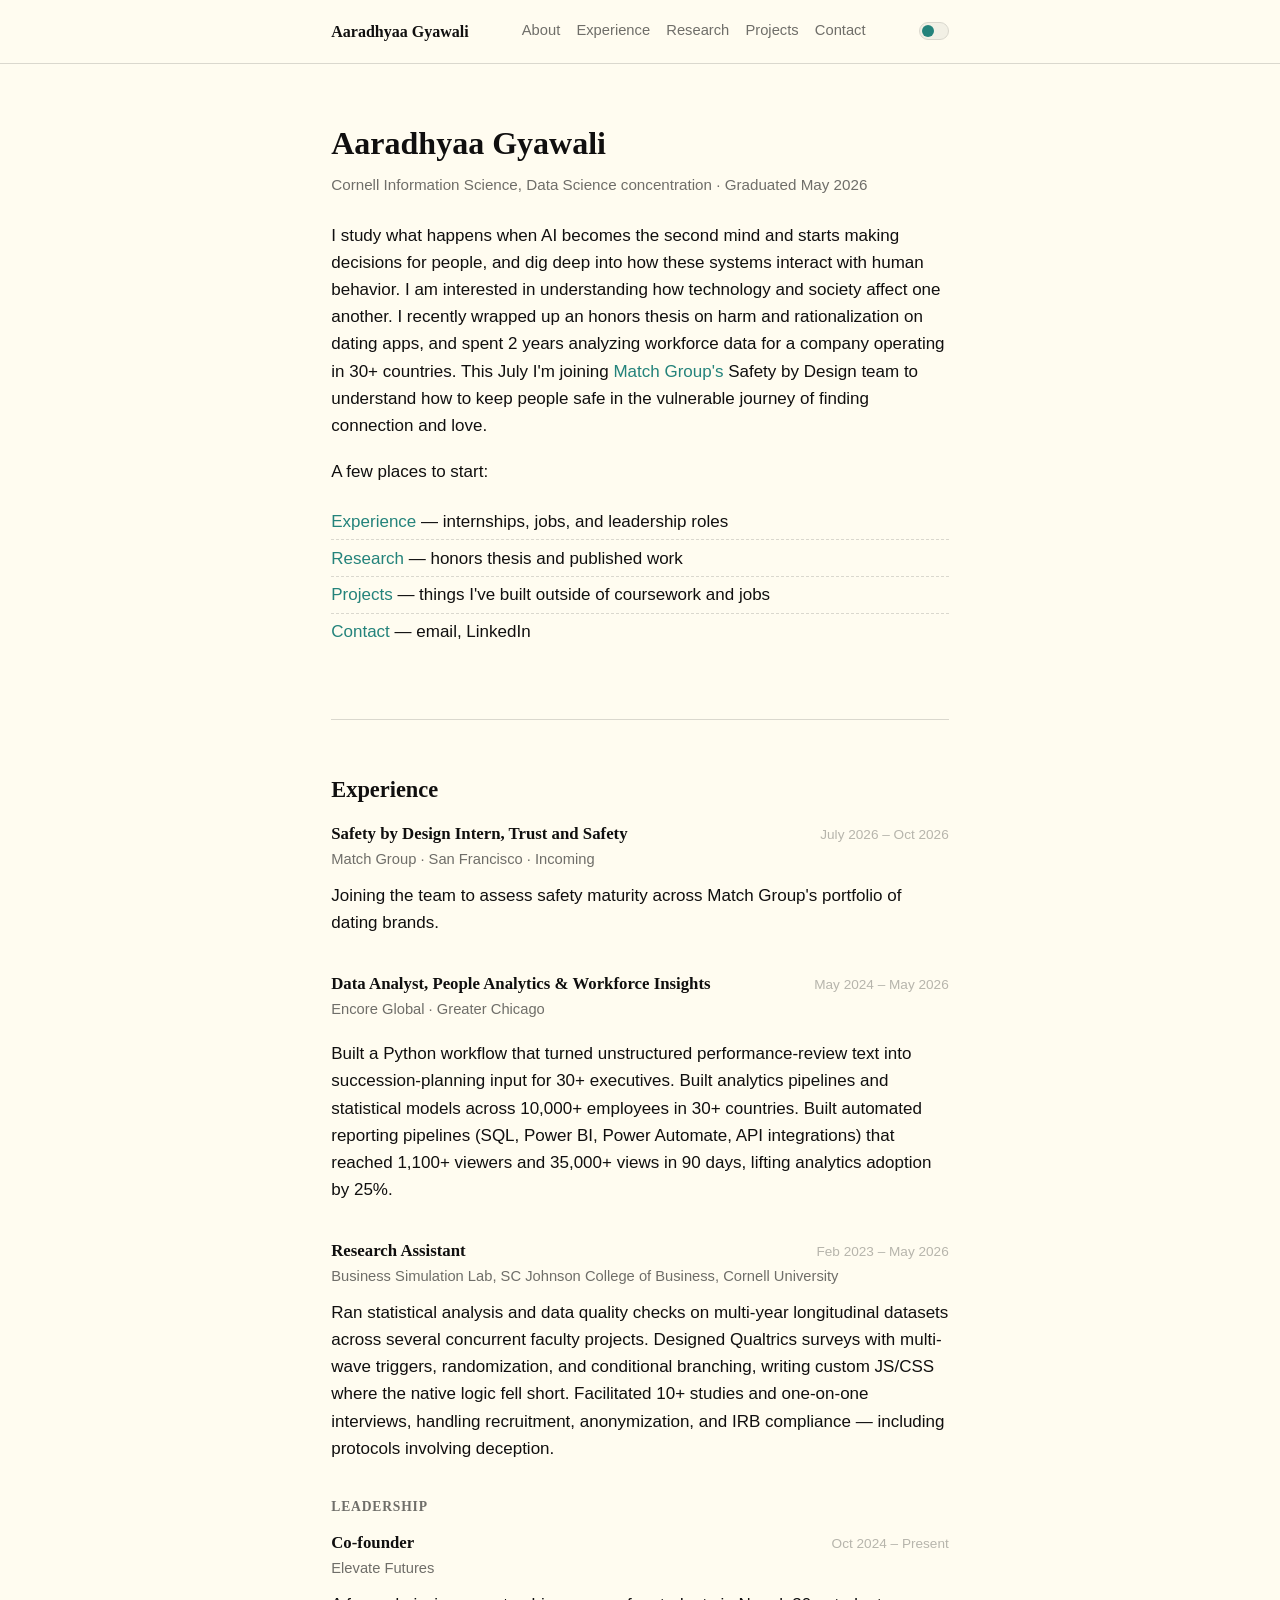
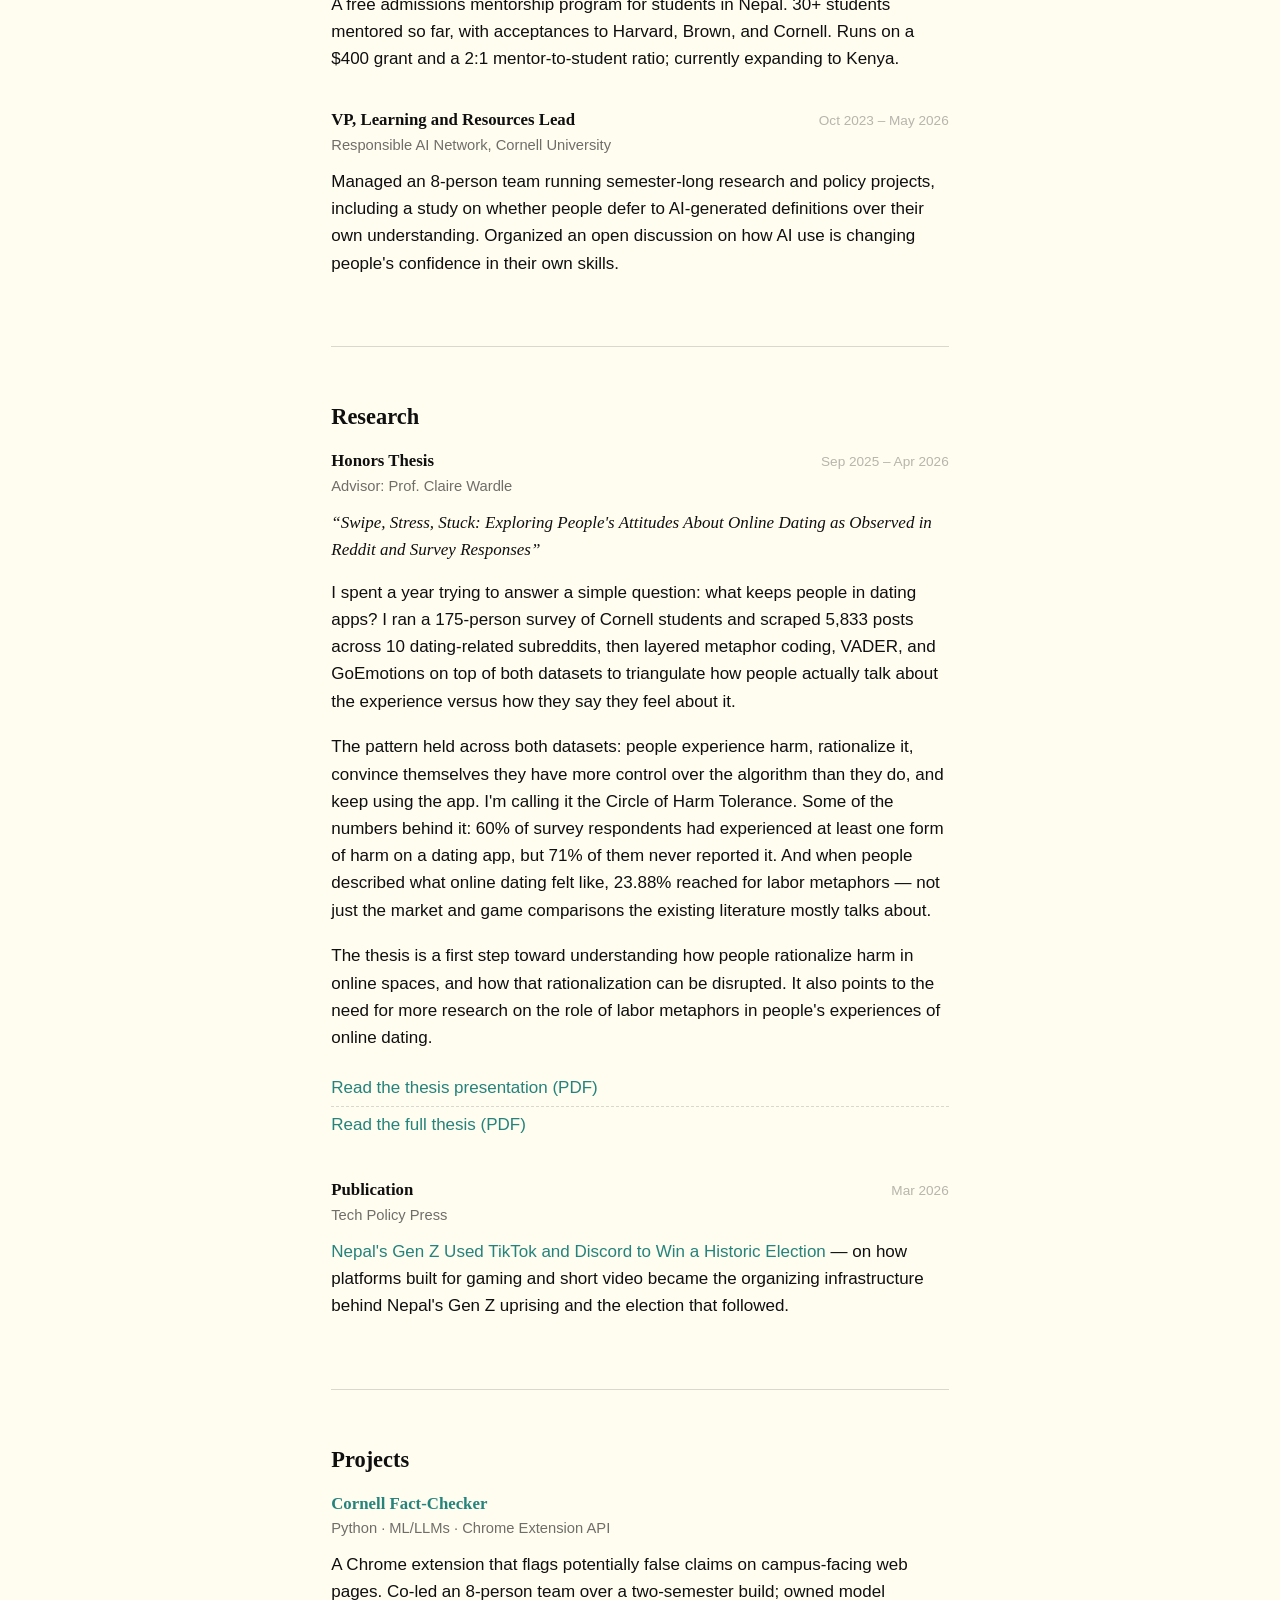
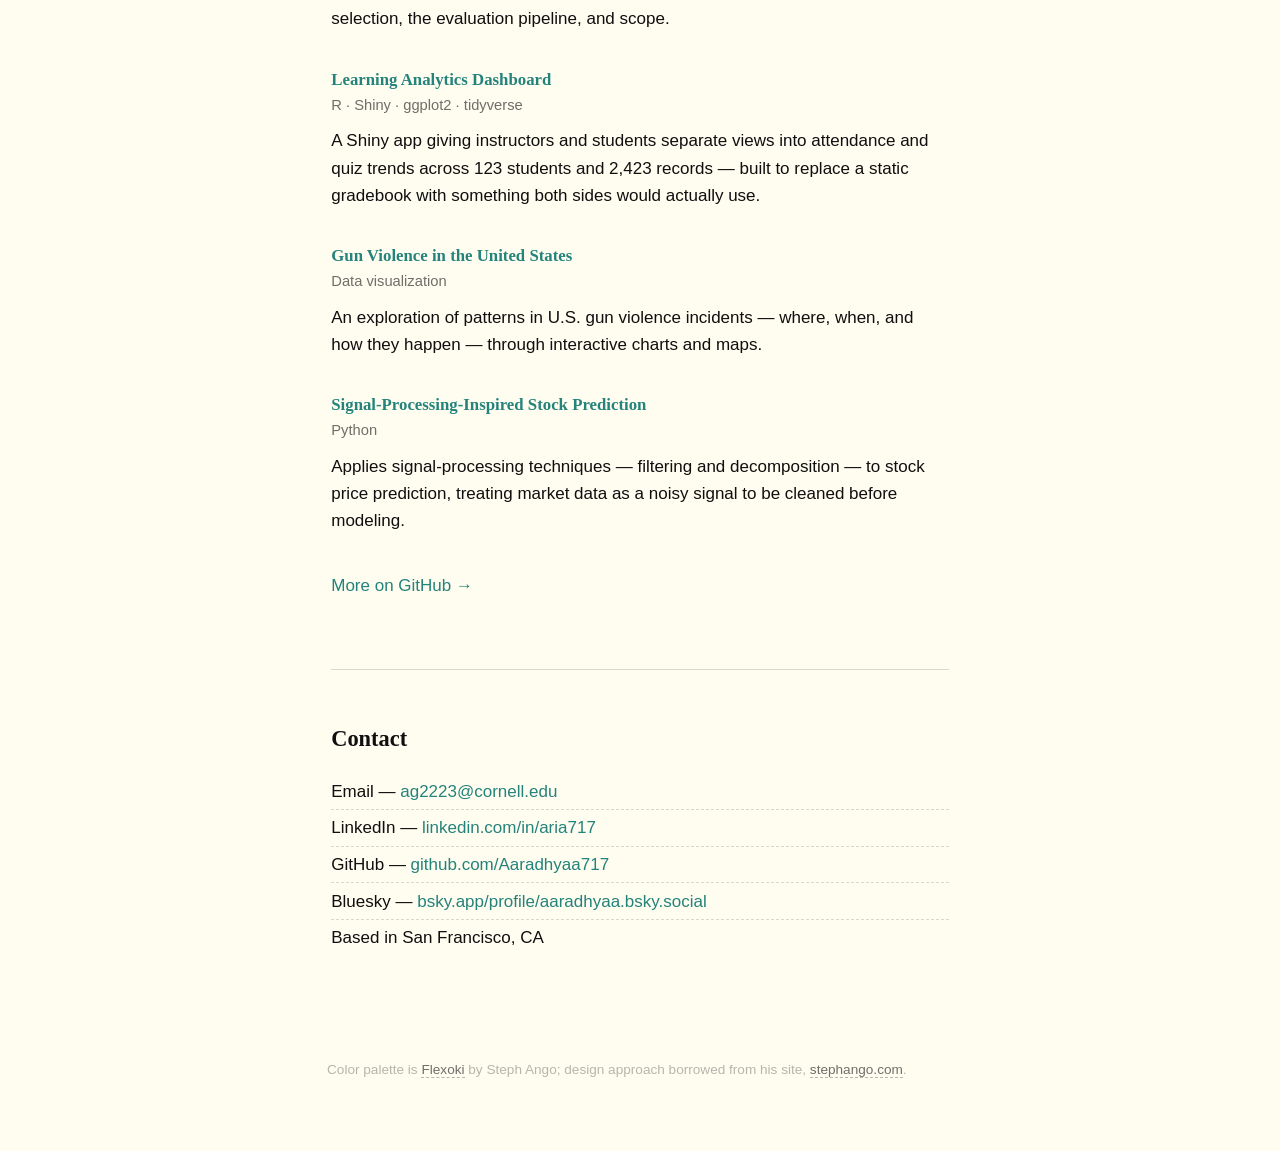
<file: index.html>
<!doctype html>
<html lang="en">
<head>
<meta charset="UTF-8">
<meta name="viewport" content="width=device-width, initial-scale=1.0">
<title>Aaradhyaa Gyawali</title>
<meta name="description" content=" Aaradhyaa (Aria) Gyawali — Cornell Information Science. Research on AI, trust & safety, and platform harm. Joining Match Group's Safety by Design team.">
<link rel="stylesheet" href="styles.css">
</head>
<body>

<header class="site-header">
  <nav class="nav">
    <a class="wordmark" href="#top">Aaradhyaa Gyawali</a>
    <div class="nav-links">
      <a href="#about">About</a>
      <a href="#experience">Experience</a>
      <a href="#research">Research</a>
      <a href="#projects">Projects</a>
      <a href="#contact">Contact</a>
    </div>
    <button id="theme-toggle" class="theme-toggle" type="button" aria-label="Toggle dark mode" title="Toggle dark mode (D)">
      <span class="theme-toggle-dot"></span>
    </button>
  </nav>
</header>

<main id="top">

  <section id="about" class="section hero">
    <h1>Aaradhyaa Gyawali</h1>
    <p class="eyebrow"> Cornell Information Science, Data Science concentration · Graduated May 2026</p>

    <p>
      I study what happens when AI becomes the second mind and starts making decisions for people, 
      and dig deep into how these systems interact with human behavior. I am interested in understanding how technology and society affect one another.
      I recently wrapped up an honors thesis on harm and rationalization on dating apps, and spent 2 years analyzing 
      workforce data for a company operating in 30+ countries.
      This July I'm joining <a href="https://mtch.com" target="_blank" rel="noopener">Match Group's</a>
      Safety by Design team to understand how to keep people safe in the vulnerable journey of finding connection and love.
    </p>

    <p>A few places to start:</p>
    <ul class="link-list">
      <li><a href="#experience">Experience</a> — internships, jobs, and leadership roles</li>
      <li><a href="#research">Research</a> — honors thesis and published work</li>
      <li><a href="#projects">Projects</a> — things I've built outside of coursework and jobs</li>
      <li><a href="#contact">Contact</a> — email, LinkedIn</li>
    </ul>
  </section>

  <section id="experience" class="section">
    <h2>Experience</h2>

    <article class="entry">
      <div class="entry-head">
        <h3>Safety by Design Intern, Trust and Safety</h3>
        <span class="entry-date">July 2026 – Oct 2026</span>
      </div>
      <p class="entry-sub">Match Group · San Francisco · Incoming</p>
      <p>
        Joining the team to assess safety maturity across Match Group's portfolio of dating
        brands.
      </p>
    </article>

    <article class="entry">
      <div class="entry-head">
        <h3>Data Analyst, People Analytics &amp; Workforce Insights</h3>
        <span class="entry-date">May 2024 – May 2026</span>
      </div>
      <p class="entry-sub">Encore Global · Greater Chicago</p>
      <p>
        <p>
  Built a Python workflow that turned unstructured performance-review text into
  succession-planning input for 30+ executives. Built analytics pipelines and statistical
  models across 10,000+ employees in 30+ countries.
  Built automated reporting pipelines (SQL, Power BI, Power Automate, API integrations)
  that reached 1,100+ viewers and 35,000+ views in 90 days, lifting analytics adoption by 25%.
</p>
      </p>
    </article>

    <article class="entry">
      <div class="entry-head">
        <h3>Research Assistant</h3>
        <span class="entry-date">Feb 2023 – May 2026</span>
      </div>
      <p class="entry-sub">Business Simulation Lab, SC Johnson College of Business, Cornell University</p>
      <p>
        Ran statistical analysis and data quality checks on multi-year longitudinal datasets
        across several concurrent faculty projects. Designed Qualtrics surveys with multi-wave
        triggers, randomization, and conditional branching, writing custom JS/CSS where the
        native logic fell short. Facilitated 10+ studies and one-on-one interviews, handling
        recruitment, anonymization, and IRB compliance — including protocols involving deception.
      </p>
    </article>

    <h3 class="subsection-title">Leadership</h3>

    <article class="entry">
      <div class="entry-head">
        <h3>Co-founder</h3>
        <span class="entry-date">Oct 2024 – Present</span>
      </div>
      <p class="entry-sub">Elevate Futures</p>
      <p>
        A free admissions mentorship program for students in Nepal. 30+ students mentored so far,
        with acceptances to Harvard, Brown, and Cornell. Runs on a $400 grant and a 2:1
        mentor-to-student ratio; currently expanding to Kenya.
      </p>
    </article>

    <article class="entry">
      <div class="entry-head">
        <h3>VP, Learning and Resources Lead</h3>
        <span class="entry-date">Oct 2023 – May 2026</span>
      </div>
      <p class="entry-sub">Responsible AI Network, Cornell University</p>
      <p>
        Managed an 8-person team running semester-long research and policy projects, including a
        study on whether people defer to AI-generated definitions over their own understanding.
        Organized an open discussion on how AI use is changing people's confidence in their own
        skills.
      </p>
    </article>
  </section>

  <section id="research" class="section">
    <h2>Research</h2>

    <article class="entry">
      <div class="entry-head">
        <h3>Honors Thesis</h3>
        <span class="entry-date">Sep 2025 – Apr 2026</span>
      </div>
      <p class="entry-sub">Advisor: Prof. Claire Wardle</p>
      <p class="thesis-title">
        “Swipe, Stress, Stuck: Exploring People's Attitudes About Online Dating as Observed in
        Reddit and Survey Responses”
      </p>
      <p>
        I spent a year trying to answer a simple question: what keeps people in dating apps? I ran a 175-person survey of Cornell students and scraped 5,833
        posts across 10 dating-related subreddits, then layered metaphor coding, VADER, and
        GoEmotions on top of both datasets to triangulate how people actually talk about the
        experience versus how they say they feel about it.
      </p>
      <p>
        The pattern held across both datasets: people experience harm, rationalize it, convince
        themselves they have more control over the algorithm than they do, and keep using the
        app. I'm calling it the Circle of Harm Tolerance. Some of the numbers
        behind it: 60% of survey respondents had experienced at least one form of harm on a
        dating app, but 71% of them never reported it. And when people described what online
        dating felt like, 23.88% reached for labor metaphors — not just the market and game
        comparisons the existing literature mostly talks about.
      </p>
      <p>
        The thesis is a first step toward understanding how people rationalize harm in online
        spaces, and how that rationalization can be disrupted. It also points to the need for
        more research on the role of labor metaphors in people's experiences of online dating.
      </p>
      <ul class="link-list">

        <li><a href="https://drive.google.com/file/d/1bdZ2lRetOTz5EzYx8S8hjJoBqWe4AuQ-/view?usp=sharing" target="_blank">Read the thesis presentation (PDF)</a></li>
         <li><a href="https://drive.google.com/file/d/1JimW1taQ46l4-7279KWeFsaAO0iGgS-B/view?usp=sharing" target="_blank">Read the full thesis (PDF)</a></li>
      </ul>
    </article>

    <article class="entry">
      <div class="entry-head">
        <h3>Publication</h3>
        <span class="entry-date">Mar 2026</span>
      </div>
      <p class="entry-sub">Tech Policy Press</p>
      <p>
        <a href="https://www.techpolicy.press/nepals-gen-z-used-tiktok-and-discord-to-win-a-historic-election/" target="_blank" rel="noopener">
          Nepal's Gen Z Used TikTok and Discord to Win a Historic Election
        </a>
        —  on how platforms built for gaming and short video became the organizing 
        infrastructure behind Nepal's Gen Z uprising and the election that followed.
      </p>
    </article>
  </section>

  <section id="projects" class="section">
    <h2>Projects</h2>

    <article class="entry">
      <div class="entry-head">
        <h3><a href="https://github.com/Aaradhyaa717/Cornell-Fact-Checker" target="_blank" rel="noopener">Cornell Fact-Checker</a></h3>
      </div>
      <p class="entry-sub">Python · ML/LLMs · Chrome Extension API</p>
      <p>
        A Chrome extension that flags potentially false claims on campus-facing web pages. Co-led
        an 8-person team over a two-semester build; owned model selection, the evaluation
        pipeline, and scope.
      </p>
    </article>

    <article class="entry">
      <div class="entry-head">
        <h3><a href="https://github.com/Aaradhyaa717/Learning-Analytics-Dashboard" target="_blank" rel="noopener">Learning Analytics Dashboard</a></h3>
      </div>
      <p class="entry-sub">R · Shiny · ggplot2 · tidyverse</p>
      <p>
        A Shiny app giving instructors and students separate views into attendance and quiz
        trends across 123 students and 2,423 records — built to replace a static gradebook with
        something both sides would actually use.
      </p>
    </article>

    <article class="entry">
      <div class="entry-head">
        <h3><a href="https://github.com/Aaradhyaa717/Gun-Violence-in-United-States" target="_blank" rel="noopener">Gun Violence in the United States</a></h3>
      </div>
      <p class="entry-sub">Data visualization</p>
      <p>
        An exploration of patterns in U.S. gun violence incidents — where, when, and how they
        happen — through interactive charts and maps.
      </p>
    </article>

    <article class="entry">
      <div class="entry-head">
        <h3><a href="https://github.com/Aaradhyaa717/Signal-Processing-Inspired-Stock-Prediction" target="_blank" rel="noopener">Signal-Processing-Inspired Stock Prediction</a></h3>
      </div>
      <p class="entry-sub">Python</p>
      <p>
        Applies signal-processing techniques — filtering and decomposition — to stock price
        prediction, treating market data as a noisy signal to be cleaned before modeling.
      </p>
    </article>

    <p><a href="https://github.com/Aaradhyaa717" target="_blank" rel="noopener">More on GitHub →</a></p>
  </section>

  <section id="contact" class="section">
    <h2>Contact</h2>
    <ul class="link-list">
      <li>Email — <a href="mailto:ag2223@cornell.edu">ag2223@cornell.edu</a></li>
      <li>LinkedIn — <a href="https://linkedin.com/in/aria717" target="_blank" rel="noopener">linkedin.com/in/aria717</a></li>
      <li>GitHub — <a href="https://github.com/Aaradhyaa717" target="_blank" rel="noopener">github.com/Aaradhyaa717</a></li>
      <li>Bluesky — <a href="https://bsky.app/profile/aaradhyaa.bsky.social" target="_blank" rel="noopener">bsky.app/profile/aaradhyaa.bsky.social</a></li>
      <li>Based in San Francisco, CA</li>
    </ul>
  </section>

</main>

<footer class="site-footer">
  <p>
    Color palette is
    <a href="https://stephango.com/flexoki" target="_blank" rel="noopener">Flexoki</a> by Steph Ango;
    design approach borrowed from his site, <a href="https://stephango.com" target="_blank" rel="noopener">stephango.com</a>.
  </p>
</footer>

<script src="script.js"></script>
</body>
</html>
</file>
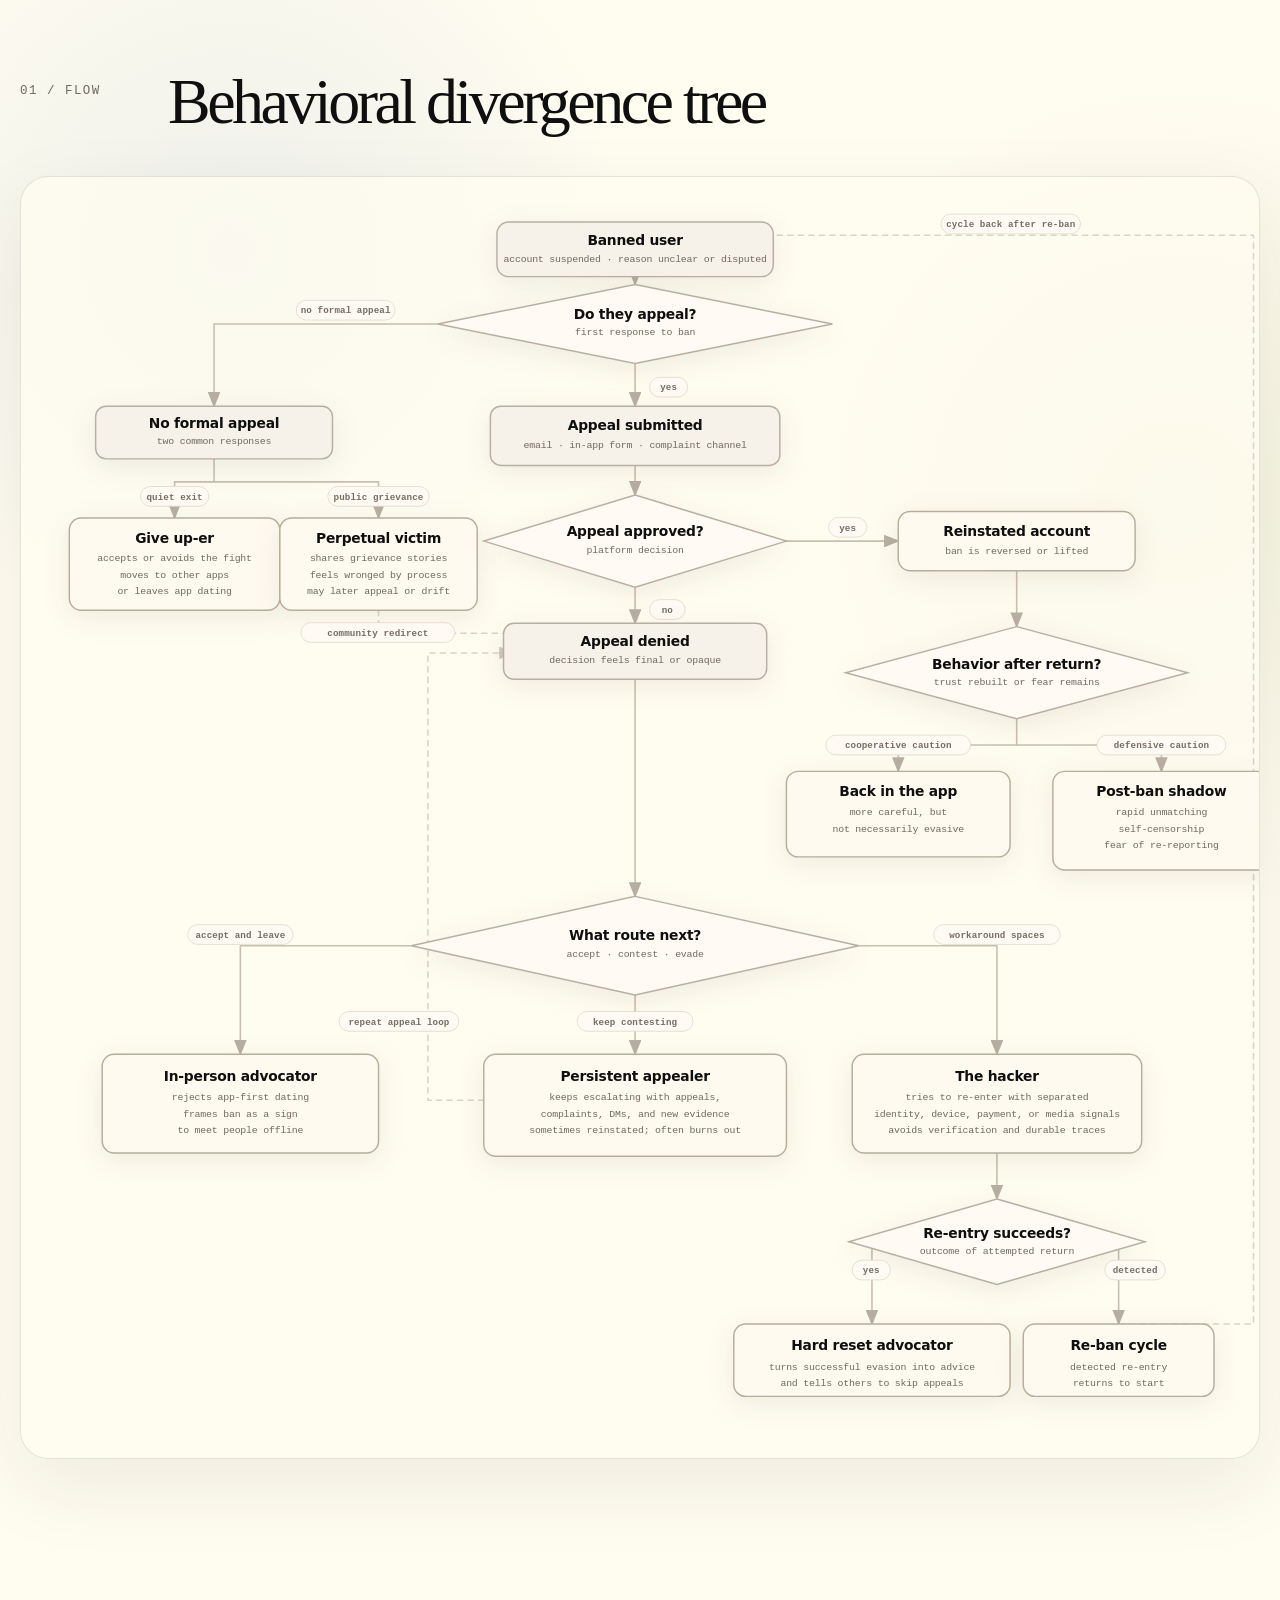
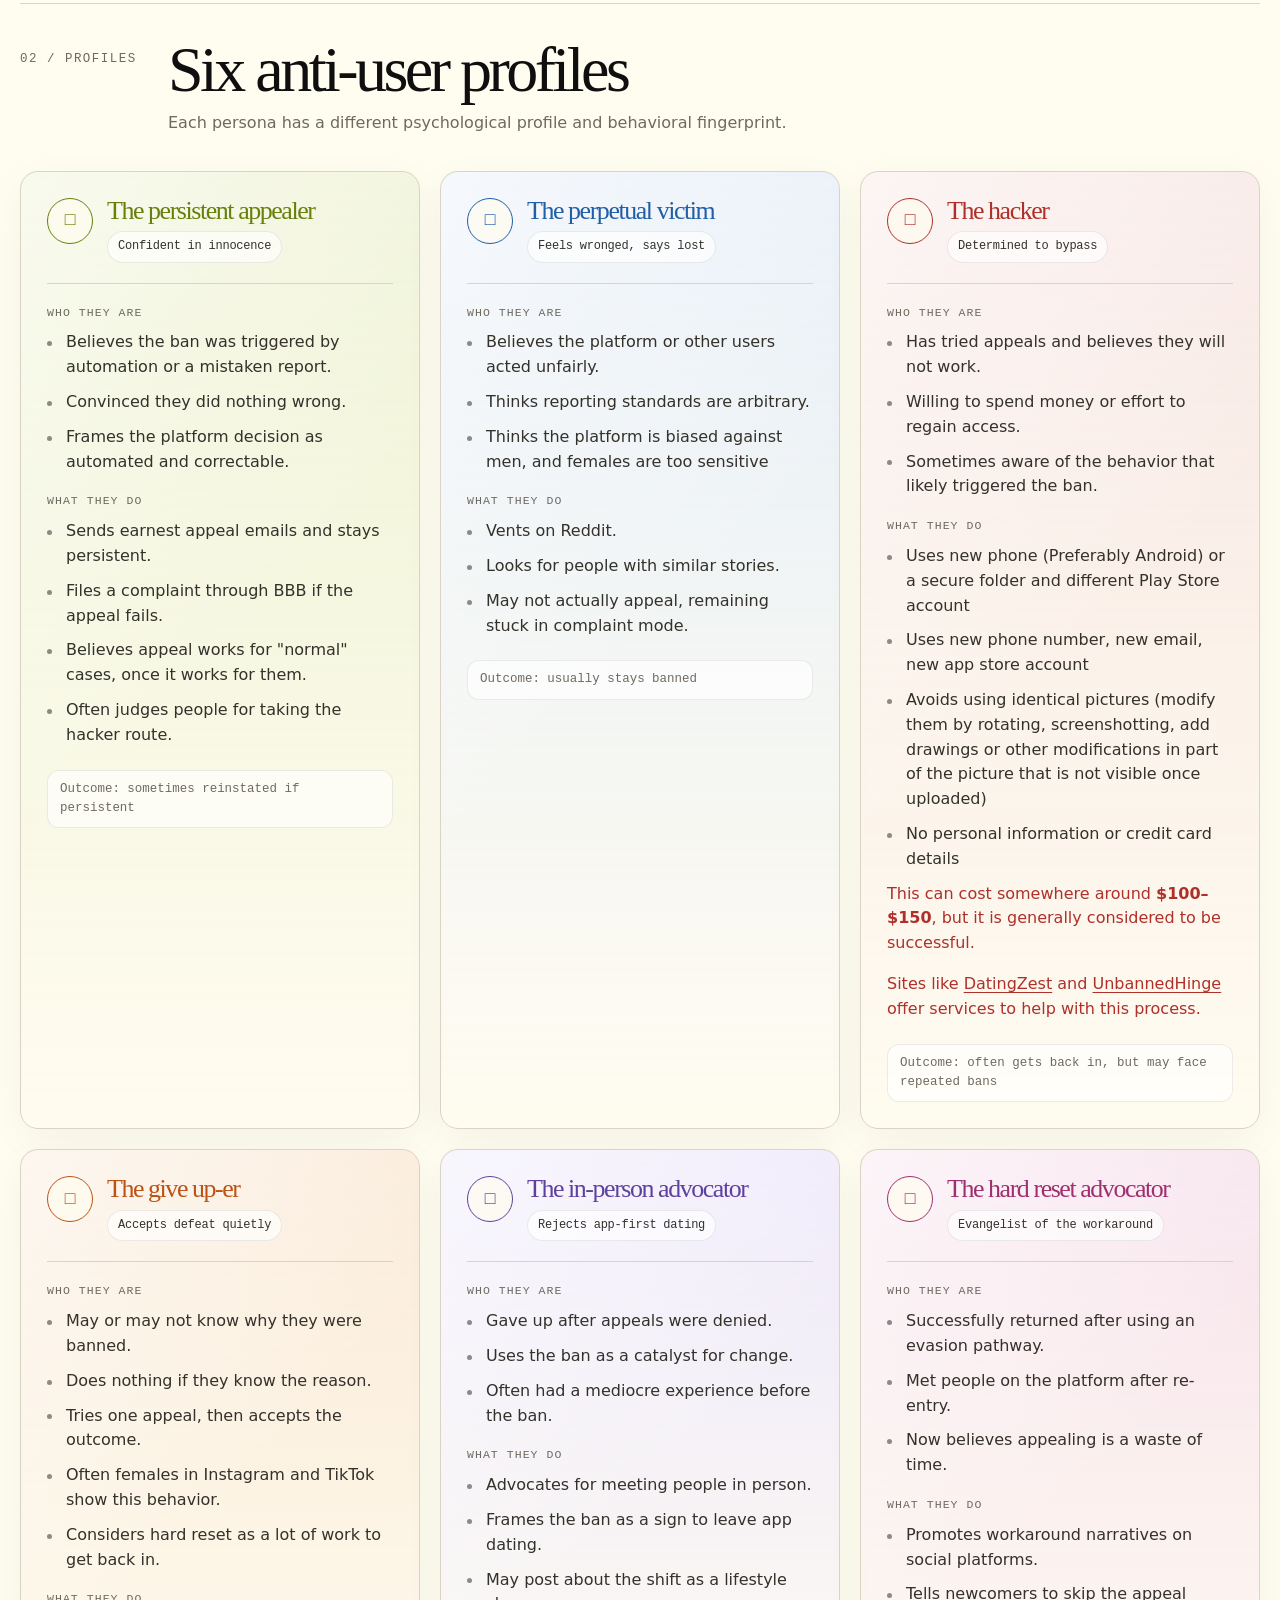
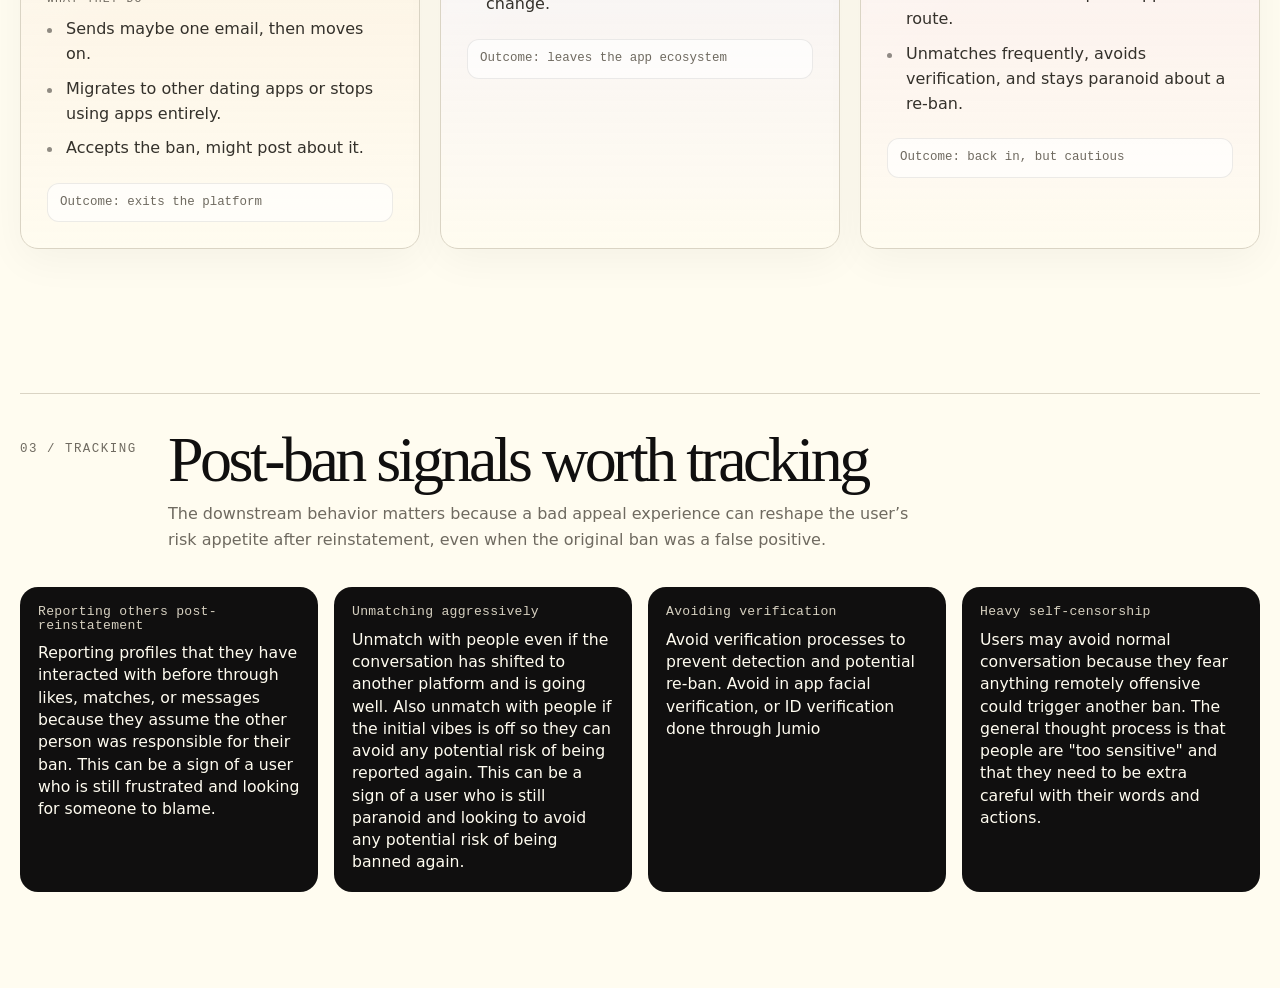
<file: tree.html>
<!doctype html>
<html lang="en">
<head>
  <meta charset="utf-8" />
  <meta name="viewport" content="width=device-width, initial-scale=1" />
  <title>Behavioral Divergence Tree</title>
  <style>
    :root {
      --paper: #fffcf0;
      --paper-2: #f7f0dd;
      --panel: rgba(255, 252, 240, 0.74);
      --panel-strong: #fffaf3;
      --ink: #100f0f;
      --body-text: #34312b;
      --muted: #6f6a60;
      --faint: #dad4c4;
      --line: #c8bfae;

      --green: #66800b;
      --green-soft: #eef2d3;
      --blue: #205ea6;
      --blue-soft: #e6eef8;
      --red: #af3029;
      --red-soft: #f7e6e3;
      --orange: #bc5215;
      --orange-soft: #faead8;
      --purple: #5e409d;
      --purple-soft: #eee9fb;
      --cyan: #24837b;
      --cyan-soft: #e2f1ef;
      --pink: #a02f6f;
      --pink-soft: #f7e3ed;

      --content-width: 1280px;
      --radius-sm: 12px;
      --radius-md: 18px;
      --radius-lg: 28px;
      --shadow-soft: 0 12px 42px rgba(16, 15, 15, 0.045);
      --shadow-strong: 0 28px 80px rgba(47, 42, 36, 0.08);

      --sans: Inter, ui-sans-serif, system-ui, -apple-system, BlinkMacSystemFont, "Segoe UI", sans-serif;
      --serif: Georgia, "Times New Roman", serif;
      --mono: ui-monospace, SFMono-Regular, Menlo, Monaco, Consolas, "Liberation Mono", monospace;
    }

    * {
      box-sizing: border-box;
    }

    html {
      scroll-behavior: smooth;
    }

    body {
      margin: 0;
      background:
        radial-gradient(circle at 18% 6%, rgba(32, 94, 166, 0.08), transparent 25rem),
        radial-gradient(circle at 92% 12%, rgba(102, 128, 11, 0.08), transparent 26rem),
        var(--paper);
      color: var(--ink);
      font-family: var(--sans);
      line-height: 1.55;
      text-rendering: optimizeLegibility;
    }

    a {
      color: inherit;
      text-decoration-thickness: 1px;
      text-underline-offset: 0.18em;
    }

    h1,
    h2,
    h3,
    p {
      margin-top: 0;
    }

    h1,
    h2,
    h3 {
      font-family: var(--serif);
      font-weight: 500;
      letter-spacing: -0.055em;
    }

    h1 {
      max-width: 900px;
      margin-bottom: 22px;
      font-size: clamp(3rem, 9vw, 7.4rem);
      line-height: 0.91;
      letter-spacing: -0.075em;
    }

    h2 {
      margin: 0 0 10px;
      font-size: clamp(2rem, 5vw, 4.4rem);
      line-height: 0.94;
    }

    h3 {
      line-height: 1.02;
    }

    ul {
      list-style: none;
      margin: 0;
      padding: 0;
    }

    li {
      position: relative;
      margin: 0 0 10px;
      padding-left: 19px;
      color: var(--body-text);
    }

    li::before {
      content: "";
      position: absolute;
      top: 0.68em;
      left: 0;
      width: 5px;
      height: 5px;
      border-radius: 50%;
      background: currentColor;
      opacity: 0.55;
    }

    body > section,
    main,
    footer,
    .site-header {
      width: min(var(--content-width), calc(100vw - 40px));
      margin-inline: auto;
    }

    body > section {
      padding: 72px 0;
    }

    body > section:first-of-type {
      padding-top: 72px;
    }

    body > section:last-of-type {
      padding-bottom: 96px;
    }

    main {
      padding: 72px 0 96px;
    }

    footer {
      padding: 0 0 42px;
      color: var(--muted);
      font-family: var(--mono);
      font-size: 0.76rem;
    }

    .site-header {
      display: flex;
      align-items: center;
      justify-content: space-between;
      gap: 20px;
      padding: 8px 0;
      border-bottom: 1px solid var(--faint);
    }

    .brand {
      font-family: var(--serif);
      font-size: clamp(1.05rem, 1vw + 0.9rem, 1.35rem);
      letter-spacing: -0.02em;
    }

    .nav {
      display: flex;
      flex-wrap: wrap;
      justify-content: flex-end;
      gap: 18px;
      color: var(--muted);
      font-size: 0.92rem;
    }

    .nav a {
      text-decoration: none;
    }

    .nav a:hover {
      color: var(--ink);
    }

    .hero {
      max-width: 850px;
      margin-bottom: 72px;
    }

    .eyebrow {
      display: inline-flex;
      align-items: center;
      gap: 9px;
      margin: 0 0 18px;
      color: var(--muted);
      font-family: var(--mono);
      font-size: 0.78rem;
      letter-spacing: 0.06em;
      text-transform: uppercase;
    }

    .eyebrow::before {
      content: "";
      display: inline-block;
      width: 7px;
      height: 7px;
      border-radius: 999px;
      background: var(--ink);
    }

    .lede {
      max-width: 720px;
      color: var(--body-text);
      font-size: clamp(1.05rem, 1vw + 0.85rem, 1.38rem);
      line-height: 1.55;
    }

    .small-note {
      max-width: 740px;
      margin-top: 24px;
      padding-left: 18px;
      border-left: 1px solid var(--line);
      color: var(--muted);
      font-size: 0.96rem;
    }

    .section-head {
      display: grid;
      grid-template-columns: 120px minmax(0, 1fr);
      gap: 28px;
      align-items: start;
      margin: 0 0 34px;
      padding-top: 36px;
      border-top: 1px solid var(--faint);
    }

    body > section:first-of-type .section-head {
      padding-top: 0;
      border-top: 0;
    }

    .section-number {
      padding-top: 10px;
      color: var(--muted);
      font-family: var(--mono);
      font-size: 0.78rem;
      letter-spacing: 0.12em;
      text-transform: uppercase;
    }

    .section-copy {
      max-width: 760px;
      margin: 0;
      color: var(--muted);
      font-size: 1rem;
      line-height: 1.65;
    }

    .tree-wrap {
      overflow-x: auto;
      padding: 22px;
      border: 1px solid rgba(47, 42, 36, 0.12);
      border-radius: var(--radius-lg);
      background: var(--panel);
      box-shadow: var(--shadow-strong);
    }

    .tree {
      display: block;
      min-width: 1250px;
      width: 100%;
      height: auto;
    }

    .node,
    .diamond {
      stroke-width: 2.2;
      filter: drop-shadow(0 10px 20px rgba(47, 42, 36, 0.08));
    }

    .node {
      fill: #fffaf0;
      stroke: #b7ad9a;
    }

    .node-soft {
      fill: #f6f1e9;
      stroke: #b8afa3;
    }

    .diamond {
      fill: var(--panel-strong);
      stroke: #b8afa3;
    }

    .connector,
    .connector-dash {
      fill: none;
      stroke: var(--line);
      stroke-width: 2.4;
      stroke-linecap: round;
      stroke-linejoin: round;
      marker-end: url(#arrow);
    }

    .connector-dash {
      stroke-dasharray: 8 8;
      opacity: 0.65;
    }

    .node-title {
      fill: var(--ink);
      font-family: var(--sans);
      font-size: 21px;
      font-weight: 760;
      letter-spacing: -0.015em;
    }

    .node-sub {
      fill: var(--muted);
      font-family: var(--mono);
      font-size: 15px;
      font-weight: 460;
      letter-spacing: -0.02em;
    }

    .label,
    .label-text {
      fill: #766d63;
      font-family: var(--mono);
      font-size: 14px;
      font-weight: 700;
      letter-spacing: 0.01em;
    }

    .label-bg {
      fill: var(--panel-strong);
      stroke: #e2d8cb;
      stroke-width: 1.2;
    }

    .persona-grid,
    .insight-grid,
    .signal-grid {
      display: grid;
      gap: 16px;
    }

    .persona-grid {
      grid-template-columns: repeat(3, minmax(0, 1fr));
      gap: 20px;
    }

    .insight-grid,
    .signal-grid {
      grid-template-columns: repeat(4, minmax(0, 1fr));
    }

    .card,
    .insight,
    .signal {
      border-radius: var(--radius-md);
    }

    .card,
    .insight {
      border: 1px solid var(--faint);
      background: rgba(255, 252, 240, 0.7);
    }

    .card {
      position: relative;
      min-height: 470px;
      padding: 26px;
      box-shadow: var(--shadow-soft);
    }

    .card::before {
      content: "";
      position: absolute;
      inset: 0;
      border-radius: inherit;
      pointer-events: none;
      background: linear-gradient(135deg, rgba(255, 255, 255, 0.62), transparent 52%);
    }

    .card-inner {
      position: relative;
      z-index: 1;
    }

    .card-top {
      display: grid;
      grid-template-columns: 46px 1fr;
      gap: 14px;
      align-items: start;
      margin-bottom: 20px;
      padding-bottom: 20px;
      border-bottom: 1px solid var(--faint);
    }

    .card h3 {
      margin: 0 0 7px;
      font-size: 1.62rem;
    }

    .mark {
      display: grid;
      place-items: center;
      width: 46px;
      height: 46px;
      border: 1px solid currentColor;
      border-radius: 50%;
      background: rgba(255, 252, 240, 0.7);
      font-family: var(--mono);
      font-size: 1.1rem;
    }

    .tag,
    .outcome {
      border: 1px solid rgba(16, 15, 15, 0.08);
      background: rgba(255, 255, 255, 0.64);
      color: var(--body-text);
      font-family: var(--mono);
    }

    .tag {
      display: inline-block;
      padding: 5px 10px 6px;
      border-radius: 999px;
      font-size: 0.75rem;
      letter-spacing: -0.02em;
    }

    .mini-heading,
    .insight .kicker {
      color: var(--muted);
      font-family: var(--mono);
      font-size: 0.72rem;
      letter-spacing: 0.09em;
      text-transform: uppercase;
    }

    .mini-heading {
      margin: 18px 0 9px;
    }

    .outcome {
      margin-top: 22px;
      padding: 9px 12px;
      border-radius: var(--radius-sm);
      color: var(--muted);
      font-size: 0.78rem;
    }

    .green {
      color: var(--green);
      background: linear-gradient(180deg, var(--green-soft), rgba(255, 252, 240, 0.75));
    }

    .blue {
      color: var(--blue);
      background: linear-gradient(180deg, var(--blue-soft), rgba(255, 252, 240, 0.75));
    }

    .red {
      color: var(--red);
      background: linear-gradient(180deg, var(--red-soft), rgba(255, 252, 240, 0.75));
    }

    .orange {
      color: var(--orange);
      background: linear-gradient(180deg, var(--orange-soft), rgba(255, 252, 240, 0.75));
    }

    .purple {
      color: var(--purple);
      background: linear-gradient(180deg, var(--purple-soft), rgba(255, 252, 240, 0.75));
    }

    .pink {
      color: var(--pink);
      background: linear-gradient(180deg, var(--pink-soft), rgba(255, 252, 240, 0.75));
    }

    .insight {
      padding: 22px;
    }

    .insight .kicker {
      margin-bottom: 14px;
      letter-spacing: 0.08em;
    }

    .insight p,
    .signal p {
      margin: 0;
    }

    .insight p {
      color: var(--body-text);
    }

    .signal {
      min-height: 134px;
      padding: 18px;
      background: var(--ink);
      color: var(--paper);
    }

    .signal h3 {
      margin: 0 0 10px;
      color: #d6d0c0;
      font-family: var(--mono);
      font-size: 0.82rem;
      letter-spacing: 0.02em;
    }

    .signal p {
      font-size: 0.98rem;
      line-height: 1.42;
    }

    @media (max-width: 900px) {
      .site-header {
        align-items: flex-start;
        flex-direction: column;
      }

      .nav {
        justify-content: flex-start;
      }

      body > section,
      main {
        padding-block: 56px;
      }

      .section-head {
        grid-template-columns: 1fr;
        gap: 12px;
      }

      .persona-grid {
        grid-template-columns: 1fr;
      }

      .insight-grid,
      .signal-grid {
        grid-template-columns: repeat(2, minmax(0, 1fr));
      }

      .card {
        min-height: auto;
      }
    }

    @media (max-width: 760px) {
      body > section,
      main,
      footer,
      .site-header {
        width: min(var(--content-width), calc(100vw - 32px));
      }

      .tree-wrap {
        padding: 12px;
        border-radius: 20px;
      }
    }

    @media (max-width: 560px) {
      body > section,
      main {
        padding-block: 48px;
      }

      .hero {
        margin-bottom: 40px;
      }

      .insight-grid,
      .signal-grid {
        grid-template-columns: 1fr;
      }
    }
</style>
</head>
<body>
  <section id="tree" aria-labelledby="tree-heading">
    <div class="section-head">
      <div class="section-number">01 / Flow</div>
      <div>
        <h2 id="tree-heading">Behavioral divergence tree</h2>
        </div>
    </div>

    <div class="tree-wrap" role="img" aria-label="Flowchart showing paths from banned user to post-ban personas">
      <svg class="tree" viewBox="0 0 1900 1880" xmlns="http://www.w3.org/2000/svg">
        <defs>
          <marker id="arrow" markerWidth="10" markerHeight="8" refX="9" refY="4" orient="auto" markerUnits="strokeWidth">
            <path d="M0,0 L10,4 L0,8 Z" fill="#b8afa3" />
          </marker>
        </defs>

        <!-- connectors: first split -->
        <path class="connector" d="M900 118 L900 130" />
        <path class="connector" d="M600 190 L260 190 L260 315" />
        <path class="connector" d="M900 250 L900 315" />

        <!-- connectors: no-appeal lane -->
        <path class="connector" d="M260 395 L260 430 L200 430 L200 485" />
        <path class="connector" d="M260 430 L510 430 L510 485" />

        <!-- connectors: appeal lane -->
        <path class="connector" d="M900 405 L900 450" />
        <path class="connector" d="M1130 520 L1300 520" />
        <path class="connector" d="M900 590 L900 645" />

        <!-- connectors: reinstated lane -->
        <path class="connector" d="M1480 565 L1480 650" />
        <path class="connector" d="M1480 790 L1480 830 L1300 830 L1300 870" />
        <path class="connector" d="M1480 830 L1700 830 L1700 870" />

        <!-- connectors: denied lane -->
        <path class="connector" d="M900 730 L900 1060" />
        <path class="connector" d="M560 1135 L300 1135 L300 1300" />
        <path class="connector" d="M900 1210 L900 1300" />
        <path class="connector" d="M1240 1135 L1450 1135 L1450 1300" />
        <path class="connector" d="M1450 1450 L1450 1520" />
        <path class="connector" d="M1225 1585 L1260 1585 L1260 1710" />
        <path class="connector" d="M1675 1585 L1635 1585 L1635 1710" />

        <!-- feedback loops kept on the outside so they do not crowd the reading path -->
        <path class="connector-dash" d="M670 1370 L585 1370 L585 690 L715 690" />
        <path class="connector-dash" d="M510 625 L510 660 L760 660" />
        <path class="connector-dash" d="M1635 1710 L1840 1710 L1840 55 L1000 55" />

        <!-- start -->
        <rect class="node node-soft" x="690" y="35" width="420" height="83" rx="18" />
        <text class="node-title" x="900" y="70" text-anchor="middle">Banned user</text>
        <text class="node-sub" x="900" y="96" text-anchor="middle">account suspended · reason unclear or disputed</text>

        <!-- first decision -->
        <polygon class="diamond" points="900,130 1200,190 900,250 600,190" fill="#fffaf3" stroke="#b8afa3" />
        <text class="node-title" x="900" y="183" text-anchor="middle">Do they appeal?</text>
        <text class="node-sub" x="900" y="207" text-anchor="middle">first response to ban</text>

        <g>
          <rect class="label-bg" x="385" y="154" width="150" height="30" rx="15" />
          <text class="label-text" x="460" y="174" text-anchor="middle">no formal appeal</text>
        </g>
        <g>
          <rect class="label-bg" x="922" y="271" width="58" height="30" rx="15" />
          <text class="label-text" x="951" y="291" text-anchor="middle">yes</text>
        </g>

        <!-- no appeal branch -->
        <rect class="node node-soft" x="80" y="315" width="360" height="80" rx="16" />
        <text class="node-title" x="260" y="348" text-anchor="middle">No formal appeal</text>
        <text class="node-sub" x="260" y="373" text-anchor="middle">two common responses</text>

        <g>
          <rect class="label-bg" x="148" y="437" width="104" height="30" rx="15" />
          <text class="label-text" x="200" y="457" text-anchor="middle">quiet exit</text>
        </g>
        <g>
          <rect class="label-bg" x="433" y="437" width="154" height="30" rx="15" />
          <text class="label-text" x="510" y="457" text-anchor="middle">public grievance</text>
        </g>

        <rect class="node" x="40" y="485" width="320" height="140" rx="18" fill="#faead8" stroke="#bc5215" />
        <text class="node-title" x="200" y="523" text-anchor="middle" fill="#7b3a0d">Give up-er</text>
        <text class="node-sub" x="200" y="551" text-anchor="middle">accepts or avoids the fight</text>
        <text class="node-sub" x="200" y="576" text-anchor="middle">moves to other apps</text>
        <text class="node-sub" x="200" y="601" text-anchor="middle">or leaves app dating</text>

        <rect class="node" x="360" y="485" width="300" height="140" rx="18" fill="#e6eef8" stroke="#205ea6" />
        <text class="node-title" x="510" y="523" text-anchor="middle" fill="#164b83">Perpetual victim</text>
        <text class="node-sub" x="510" y="551" text-anchor="middle">shares grievance stories</text>
        <text class="node-sub" x="510" y="576" text-anchor="middle">feels wronged by process</text>
        <text class="node-sub" x="510" y="601" text-anchor="middle">may later appeal or drift</text>

        <!-- appeal branch -->
        <rect class="node node-soft" x="680" y="315" width="440" height="90" rx="16" />
        <text class="node-title" x="900" y="351" text-anchor="middle">Appeal submitted</text>
        <text class="node-sub" x="900" y="378" text-anchor="middle">email · in-app form · complaint channel</text>

        <polygon class="diamond" points="900,450 1130,520 900,590 670,520" fill="#fffaf3" stroke="#b8afa3" />
        <text class="node-title" x="900" y="513" text-anchor="middle">Appeal approved?</text>
        <text class="node-sub" x="900" y="538" text-anchor="middle">platform decision</text>

        <g>
          <rect class="label-bg" x="1194" y="484" width="58" height="30" rx="15" />
          <text class="label-text" x="1223" y="504" text-anchor="middle">yes</text>
        </g>
        <g>
          <rect class="label-bg" x="922" y="609" width="54" height="30" rx="15" />
          <text class="label-text" x="949" y="629" text-anchor="middle">no</text>
        </g>

        <!-- yes branch -->
        <rect class="node" x="1300" y="475" width="360" height="90" rx="18" fill="#eef2d3" stroke="#66800b" />
        <text class="node-title" x="1480" y="512" text-anchor="middle" fill="#43550a">Reinstated account</text>
        <text class="node-sub" x="1480" y="539" text-anchor="middle">ban is reversed or lifted</text>

        <polygon class="diamond" points="1480,650 1740,720 1480,790 1220,720" fill="#fffaf3" stroke="#b8afa3" />
        <text class="node-title" x="1480" y="714" text-anchor="middle">Behavior after return?</text>
        <text class="node-sub" x="1480" y="739" text-anchor="middle">trust rebuilt or fear remains</text>

        <g>
          <rect class="label-bg" x="1190" y="815" width="220" height="30" rx="15" />
          <text class="label-text" x="1300" y="835" text-anchor="middle">cooperative caution</text>
        </g>
        <g>
          <rect class="label-bg" x="1602" y="815" width="196" height="30" rx="15" />
          <text class="label-text" x="1700" y="835" text-anchor="middle">defensive caution</text>
        </g>

        <rect class="node" x="1130" y="870" width="340" height="130" rx="18" fill="#eef2d3" stroke="#66800b" />
        <text class="node-title" x="1300" y="908" text-anchor="middle" fill="#43550a">Back in the app</text>
        <text class="node-sub" x="1300" y="937" text-anchor="middle">more careful, but</text>
        <text class="node-sub" x="1300" y="962" text-anchor="middle">not necessarily evasive</text>

        <rect class="node" x="1535" y="870" width="330" height="150" rx="18" fill="#fff5e2" stroke="#bc5215" />
        <text class="node-title" x="1700" y="908" text-anchor="middle" fill="#7b3a0d">Post-ban shadow</text>
        <text class="node-sub" x="1700" y="937" text-anchor="middle">rapid unmatching</text>
        <text class="node-sub" x="1700" y="962" text-anchor="middle">self-censorship</text>
        <text class="node-sub" x="1700" y="987" text-anchor="middle">fear of re-reporting</text>

        <!-- denied branch -->
        <rect class="node node-soft" x="700" y="645" width="400" height="85" rx="16" />
        <text class="node-title" x="900" y="680" text-anchor="middle">Appeal denied</text>
        <text class="node-sub" x="900" y="706" text-anchor="middle">decision feels final or opaque</text>

        <polygon class="diamond" points="900,1060 1240,1135 900,1210 560,1135" fill="#fffaf3" stroke="#b8afa3" />
        <text class="node-title" x="900" y="1126" text-anchor="middle">What route next?</text>
        <text class="node-sub" x="900" y="1152" text-anchor="middle">accept · contest · evade</text>

        <g>
          <rect class="label-bg" x="220" y="1103" width="160" height="30" rx="15" />
          <text class="label-text" x="300" y="1123" text-anchor="middle">accept and leave</text>
        </g>
        <g>
          <rect class="label-bg" x="812" y="1235" width="176" height="30" rx="15" />
          <text class="label-text" x="900" y="1255" text-anchor="middle">keep contesting</text>
        </g>
        <g>
          <rect class="label-bg" x="1354" y="1103" width="192" height="30" rx="15" />
          <text class="label-text" x="1450" y="1123" text-anchor="middle">workaround spaces</text>
        </g>

        <rect class="node" x="90" y="1300" width="420" height="150" rx="18" fill="#eee9fb" stroke="#5e409d" />
        <text class="node-title" x="300" y="1340" text-anchor="middle" fill="#4b3480">In-person advocator</text>
        <text class="node-sub" x="300" y="1370" text-anchor="middle">rejects app-first dating</text>
        <text class="node-sub" x="300" y="1395" text-anchor="middle">frames ban as a sign</text>
        <text class="node-sub" x="300" y="1420" text-anchor="middle">to meet people offline</text>

        <rect class="node" x="670" y="1300" width="460" height="155" rx="18" fill="#e2f1ef" stroke="#24837b" />
        <text class="node-title" x="900" y="1340" text-anchor="middle" fill="#17645e">Persistent appealer</text>
        <text class="node-sub" x="900" y="1370" text-anchor="middle">keeps escalating with appeals,</text>
        <text class="node-sub" x="900" y="1395" text-anchor="middle">complaints, DMs, and new evidence</text>
        <text class="node-sub" x="900" y="1420" text-anchor="middle">sometimes reinstated; often burns out</text>

        <rect class="node" x="1230" y="1300" width="440" height="150" rx="18" fill="#f7e6e3" stroke="#af3029" />
        <text class="node-title" x="1450" y="1340" text-anchor="middle" fill="#81231e">The hacker</text>
        <text class="node-sub" x="1450" y="1370" text-anchor="middle">tries to re-enter with separated</text>
        <text class="node-sub" x="1450" y="1395" text-anchor="middle">identity, device, payment, or media signals</text>
        <text class="node-sub" x="1450" y="1420" text-anchor="middle">avoids verification and durable traces</text>

        <polygon class="diamond" points="1450,1520 1675,1585 1450,1650 1225,1585" fill="#fffaf3" stroke="#b8afa3" />
        <text class="node-title" x="1450" y="1579" text-anchor="middle">Re-entry succeeds?</text>
        <text class="node-sub" x="1450" y="1604" text-anchor="middle">outcome of attempted return</text>

        <g>
          <rect class="label-bg" x="1230" y="1613" width="58" height="30" rx="15" />
          <text class="label-text" x="1259" y="1633" text-anchor="middle">yes</text>
        </g>
        <g>
          <rect class="label-bg" x="1614" y="1613" width="92" height="30" rx="15" />
          <text class="label-text" x="1660" y="1633" text-anchor="middle">detected</text>
        </g>

        <rect class="node" x="1050" y="1710" width="420" height="110" rx="18" fill="#f7e3ed" stroke="#a02f6f" />
        <text class="node-title" x="1260" y="1750" text-anchor="middle" fill="#7f2759">Hard reset advocator</text>
        <text class="node-sub" x="1260" y="1780" text-anchor="middle">turns successful evasion into advice</text>
        <text class="node-sub" x="1260" y="1805" text-anchor="middle">and tells others to skip appeals</text>

        <rect class="node" x="1490" y="1710" width="290" height="110" rx="18" fill="#fbf6e8" stroke="#9f9688" />
        <text class="node-title" x="1635" y="1750" text-anchor="middle">Re-ban cycle</text>
        <text class="node-sub" x="1635" y="1780" text-anchor="middle">detected re-entry</text>
        <text class="node-sub" x="1635" y="1805" text-anchor="middle">returns to start</text>

        <!-- loop labels -->
        <g>
          <rect class="label-bg" x="450" y="1235" width="182" height="30" rx="15" />
          <text class="label-text" x="541" y="1255" text-anchor="middle">repeat appeal loop</text>
        </g>
        <g>
          <rect class="label-bg" x="392" y="644" width="234" height="30" rx="15" />
          <text class="label-text" x="509" y="664" text-anchor="middle">community redirect</text>
        </g>
        <g>
          <rect class="label-bg" x="1365" y="23" width="212" height="30" rx="15" />
          <text class="label-text" x="1471" y="43" text-anchor="middle">cycle back after re-ban</text>
        </g>
      </svg>
    </div>
  </section>
<section id="personas" aria-labelledby="personas-heading">
      <div class="section-head">
        <div class="section-number">02 / Profiles</div>
        <div>
          <h2 id="personas-heading">Six anti-user profiles</h2>
          <p class="section-copy">Each persona has a different psychological profile and behavioral fingerprint. </p>
        </div>
      </div>

      <div class="persona-grid">
        <article class="card green">
          <div class="card-inner">
            <div class="card-top">
              <div class="mark">□</div>
              <div><h3>The persistent appealer</h3><span class="tag">Confident in innocence</span></div>
            </div>
            <p class="mini-heading">Who they are</p>
            <ul>
              <li>Believes the ban was triggered by automation or a mistaken report.</li>
              <li>Convinced they did nothing wrong.</li>
              <li>Frames the platform decision as automated and correctable.</li>
            </ul>
            <p class="mini-heading">What they do</p>
            <ul>
              <li>Sends earnest appeal emails and stays persistent.</li>
              <li>Files a complaint through BBB if the appeal fails.</li>
              <li>Believes appeal works for "normal" cases, once it works for them. </li>
              <li>Often judges people for taking the hacker route.</li>
              
            </ul>
            <div class="outcome">Outcome: sometimes reinstated if persistent</div>
          </div>
        </article>

        <article class="card blue">
          <div class="card-inner">
            <div class="card-top">
              <div class="mark">□</div>
              <div><h3>The perpetual victim</h3><span class="tag">Feels wronged, says lost</span></div>
            </div>
            <p class="mini-heading">Who they are</p>
            <ul>
              <li>Believes the platform or other users acted unfairly.</li>
              <li>Thinks reporting standards are arbitrary.</li>
              <li>Thinks the platform is biased against men, and females are too sensitive</li>
            </ul>
            <p class="mini-heading">What they do</p>
            <ul>
              <li>Vents on Reddit.</li>
              <li>Looks for people with similar stories.</li>
              <li>May not actually appeal, remaining stuck in complaint mode.</li>
            </ul>
            <div class="outcome">Outcome: usually stays banned</div>
          </div>
        </article>

        <article class="card red">
          <div class="card-inner">
            <div class="card-top">
              <div class="mark">□</div>
              <div><h3>The hacker</h3><span class="tag">Determined to bypass</span></div>
            </div>
            <p class="mini-heading">Who they are</p>
            <ul>
              <li>Has tried appeals and believes they will not work.</li>
              <li>Willing to spend money or effort to regain access.</li>
              <li>Sometimes aware of the behavior that likely triggered the ban.</li>
            </ul>
            <p class="mini-heading">What they do</p>
            <ul>
                <li>Uses new phone (Preferably Android)  or  a secure folder and different Play Store account</li>
                <li>Uses new phone number, new email, new app store account</li>
                <li>Avoids using identical pictures (modify them by rotating, screenshotting, add drawings or other modifications in part of the picture that is not visible once uploaded)</li>
                <li>No personal information or credit card details</li>
            <p>This can cost somewhere around <strong>$100–$150</strong>, but it is generally considered to be successful.</p>

            <p>
            Sites like
            <a href="https://datingzest.com/" target="_blank" rel="noopener noreferrer">DatingZest</a>
            and
            <a href="https://www.unbannedhinge.com/" target="_blank" rel="noopener noreferrer">UnbannedHinge</a>
            offer services to help with this process.
            </p>
            </ul>
            <div class="outcome">Outcome: often gets back in, but may face repeated bans</div>
          </div>
        </article>

        <article class="card orange">
          <div class="card-inner">
            <div class="card-top">
              <div class="mark">□</div>
              <div><h3>The give up-er</h3><span class="tag">Accepts defeat quietly</span></div>
            </div>
            <p class="mini-heading">Who they are</p>
            <ul>
              <li>May or may not know why they were banned.</li>
              <li>Does nothing if they know the reason.</li>
              <li>Tries one appeal, then accepts the outcome.</li>
                <li>Often females in Instagram and TikTok show this behavior. </li>
                <li>Considers hard reset as a lot of work to get back in.</li>
            </ul>
            <p class="mini-heading">What they do</p>
            <ul>
              <li>Sends maybe one email, then moves on.</li>
              <li>Migrates to other dating apps or stops using apps entirely.</li>
              <li>Accepts the ban, might post about it.</li>
            </ul>
            <div class="outcome">Outcome: exits the platform</div>
          </div>
        </article>

        <article class="card purple">
          <div class="card-inner">
            <div class="card-top">
              <div class="mark">□</div>
              <div><h3>The in-person advocator</h3><span class="tag">Rejects app-first dating</span></div>
            </div>
            <p class="mini-heading">Who they are</p>
            <ul>
              <li>Gave up after appeals were denied.</li>
              <li>Uses the ban as a catalyst for change.</li>
              <li>Often had a mediocre experience before the ban.</li>
            </ul>
            <p class="mini-heading">What they do</p>
            <ul>
              <li>Advocates for meeting people in person.</li>
              <li>Frames the ban as a sign to leave app dating.</li>
              <li>May post about the shift as a lifestyle change.</li>
            </ul>
            <div class="outcome">Outcome: leaves the app ecosystem</div>
          </div>
        </article>

        <article class="card pink">
          <div class="card-inner">
            <div class="card-top">
              <div class="mark">□</div>
              <div><h3>The hard reset advocator</h3><span class="tag">Evangelist of the workaround</span></div>
            </div>
            <p class="mini-heading">Who they are</p>
            <ul>
              <li>Successfully returned after using an evasion pathway.</li>
              <li>Met people on the platform after re-entry.</li>
              <li>Now believes appealing is a waste of time.</li>
            </ul>
            <p class="mini-heading">What they do</p>
            <ul>
              <li>Promotes workaround narratives on social platforms.</li>
              <li>Tells newcomers to skip the appeal route.</li>
              <li>Unmatches frequently, avoids verification, and stays paranoid about a re-ban.</li>
            </ul>
            <div class="outcome">Outcome: back in, but cautious</div>
          </div>
        </article>
      </div>
    </section>

    <section id="signals" aria-labelledby="signals-heading">
      <div class="section-head">
        <div class="section-number">03 / Tracking</div>
        <div>
          <h2 id="signals-heading">Post-ban signals worth tracking</h2>
          <p class="section-copy">The downstream behavior matters because a bad appeal experience can reshape the user’s risk appetite after reinstatement, even when the original ban was a false positive.</p>
        </div>
      </div>

      <div class="signal-grid">
        <article class="signal">
          <h3>Reporting others post-reinstatement</h3>
          <p>Reporting profiles that they have interacted with before through likes, matches, or messages
            because they assume the other person was responsible for their ban. This can be a sign of a user who is still frustrated and looking for someone to blame.
          </p>
        </article>
        <article class="signal">
          <h3>Unmatching aggressively</h3>
          <p>Unmatch with people even if the conversation has shifted to another platform and is going well.
            Also unmatch with people if the initial vibes is off so they can avoid any potential risk of being reported again. 
            This can be a sign of a user who is still paranoid and looking to avoid any potential risk of being banned again.
          </p>
        </article>
        <article class="signal">
          <h3>Avoiding verification</h3>
          <p>Avoid verification processes to prevent detection and potential re-ban. 
            Avoid in app facial verification, or ID verification done through Jumio</p>
        </article>
        <article class="signal">
          <h3>Heavy self-censorship</h3>
          <p>Users may avoid normal conversation because they fear anything remotely offensive could trigger another ban.
            The general thought process is that people are "too sensitive" and that they need to be extra careful with their words and actions. 
          </p>
        </article>
      </div>
    </section>

   
</body>
</html>
</file>
<file: styles.css>
/* ---------------------------------------------------------
   Aria Gyawali — portfolio
   Color system: Flexoki (https://stephango.com/flexoki)
   Layout/voice inspired by stephango.com
--------------------------------------------------------- */

:root {
  /* base / neutrals */
  --paper:    #FFFCF0;
  --base-50:  #F2F0E5;
  --base-100: #E6E4D9;
  --base-150: #DAD8CE;
  --base-200: #CECDC3;
  --base-300: #B7B5AC;
  --base-500: #878580;
  --base-600: #6F6E69;
  --base-700: #575653;
  --base-850: #343331;
  --base-900: #282726;
  --base-950: #1C1B1A;
  --black:    #100F0F;

  /* accent */
  --cyan:   #24837B;
  --cyan-2: #3AA99F;

  /* semantic, light mode default */
  --bg: var(--paper);
  --bg-2: var(--base-50);
  --text: var(--black);
  --text-muted: var(--base-600);
  --text-faint: var(--base-300);
  --border: var(--base-150);
  --accent: var(--cyan);

  --content-width: 660px;
  --font-serif: ui-serif, Georgia, "Iowan Old Style", "Palatino Linotype", serif;
  --font-sans: -apple-system, BlinkMacSystemFont, "Segoe UI", Roboto, Helvetica, Arial, sans-serif;
}

html.dark {
  --bg: var(--black);
  --bg-2: var(--base-950);
  --text: var(--base-200);
  --text-muted: var(--base-500);
  --text-faint: var(--base-700);
  --border: var(--base-850);
  --accent: var(--cyan-2);
}

@media (prefers-color-scheme: dark) {
  html:not(.light):not(.dark) {
    --bg: var(--black);
    --bg-2: var(--base-950);
    --text: var(--base-200);
    --text-muted: var(--base-500);
    --text-faint: var(--base-700);
    --border: var(--base-850);
    --accent: var(--cyan-2);
  }
}

* { box-sizing: border-box; }

html {
  scroll-behavior: smooth;
}

body {
  margin: 0;
  background: var(--bg);
  color: var(--text);
  font-family: var(--font-sans);
  font-size: 17px;
  line-height: 1.6;
  transition: background-color 0.15s ease, color 0.15s ease;
}

h1, h2, h3 {
  font-family: var(--font-serif);
  font-weight: 600;
  line-height: 1.25;
  color: var(--text);
}

h1 { font-size: 2rem; margin: 0 0 0.3em; }
h2 { font-size: 1.4rem; margin: 0 0 0.9em; padding-top: 0.2em; }
h3 { font-size: 1.05rem; margin: 0; }

p { margin: 0 0 1.1em; }

a {
  color: var(--accent);
  text-decoration: none;
  border-bottom: 1px solid transparent;
}
a:hover, a:focus-visible {
  border-bottom-color: var(--accent);
}
a:focus-visible {
  outline: 2px solid var(--accent);
  outline-offset: 2px;
  border-radius: 2px;
}

ul { padding-left: 0; margin: 0 0 1.1em; list-style: none; }

.link-list li {
  padding: 0.25em 0;
  border-bottom: 1px dashed var(--border);
}
.link-list li:last-child { border-bottom: none; }

/* ---------- header / nav ---------- */

.site-header {
  border-bottom: 1px solid var(--border);
}

.nav {
  max-width: var(--content-width);
  margin: 0 auto;
  padding: 1.1em 1.25em;
  display: flex;
  align-items: center;
  justify-content: space-between;
  gap: 1em;
}

.wordmark {
  font-family: var(--font-serif);
  font-weight: 600;
  font-size: 1rem;
  color: var(--text);
  border-bottom: none;
}
.wordmark:hover { color: var(--accent); }

.nav-links {
  display: flex;
  gap: 1.1em;
  flex-wrap: wrap;
  font-size: 0.92rem;
}
.nav-links a {
  color: var(--text-muted);
}
.nav-links a:hover {
  color: var(--accent);
}

.theme-toggle {
  width: 30px;
  height: 18px;
  border-radius: 999px;
  border: 1px solid var(--border);
  background: var(--bg-2);
  position: relative;
  cursor: pointer;
  flex: none;
  padding: 0;
}
.theme-toggle-dot {
  position: absolute;
  top: 2px;
  left: 2px;
  width: 12px;
  height: 12px;
  border-radius: 50%;
  background: var(--accent);
  transition: transform 0.15s ease;
}
html.dark .theme-toggle-dot {
  transform: translateX(12px);
}
@media (prefers-color-scheme: dark) {
  html:not(.light):not(.dark) .theme-toggle-dot {
    transform: translateX(12px);
  }
}

/* ---------- layout ---------- */

main {
  max-width: var(--content-width);
  margin: 0 auto;
  padding: 0 1.25em;
}

.section {
  padding: 3em 0;
  border-bottom: 1px solid var(--border);
}
.section:last-of-type {
  border-bottom: none;
}

.hero {
  padding-top: 3.5em;
}

.eyebrow {
  color: var(--text-muted);
  font-size: 0.95rem;
  margin-bottom: 1.6em;
}

/* ---------- entries (experience / research / projects) ---------- */

.entry {
  margin-bottom: 2.2em;
}
.entry:last-child {
  margin-bottom: 0;
}

.entry-head {
  display: flex;
  flex-wrap: wrap;
  align-items: baseline;
  justify-content: space-between;
  gap: 0.4em 1em;
  margin-bottom: 0.15em;
}

.entry-date {
  color: var(--text-faint);
  font-size: 0.85rem;
  white-space: nowrap;
}

.entry-sub {
  color: var(--text-muted);
  font-size: 0.92rem;
  margin: 0.1em 0 0.7em;
}

.thesis-title {
  font-family: var(--font-serif);
  font-style: italic;
  color: var(--text);
  margin-bottom: 0.9em;
}

.subsection-title {
  margin-top: 2.6em;
  margin-bottom: 1.2em;
  color: var(--text-muted);
  font-size: 0.85rem;
  text-transform: uppercase;
  letter-spacing: 0.06em;
}

/* ---------- footer ---------- */

.site-footer {
  max-width: var(--content-width);
  margin: 0 auto;
  padding: 2.5em 1.25em 4em;
  color: var(--text-faint);
  font-size: 0.85rem;
}
.site-footer a {
  color: var(--text-muted);
  border-bottom: 1px dashed var(--text-faint);
}
.site-footer a:hover {
  color: var(--accent);
  border-bottom-color: var(--accent);
}

/* ---------- responsive ---------- */

@media (max-width: 540px) {
  body { font-size: 16px; }
  h1 { font-size: 1.6rem; }
  .nav { flex-wrap: wrap; }
  .nav-links { gap: 0.8em; font-size: 0.88rem; }
  .entry-head { flex-direction: column; align-items: flex-start; }
}

/* ---------- reduced motion ---------- */

@media (prefers-reduced-motion: reduce) {
  html { scroll-behavior: auto; }
  body, .theme-toggle-dot { transition: none; }
}
</file>
